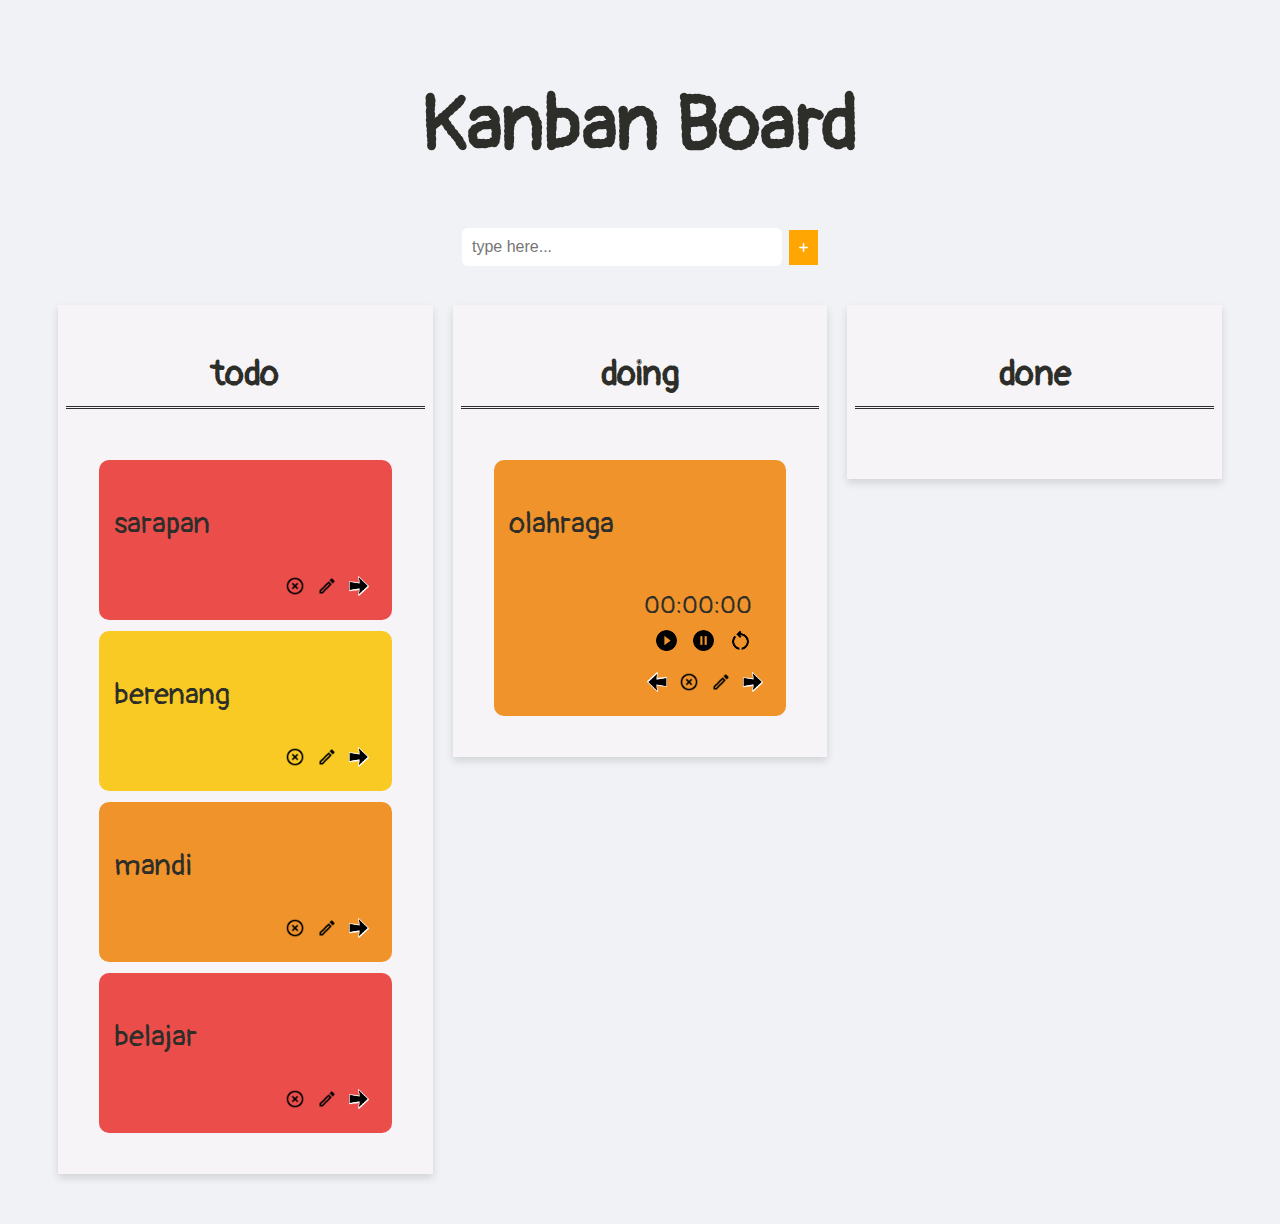
<file: index.html>
<!DOCTYPE html>
<html>
    <head>
        <link rel="stylesheet" href="kanban.css">
        <link rel="preconnect" href="https://fonts.gstatic.com">
        <link href="https://fonts.googleapis.com/css2?family=Indie+Flower&family=Kaushan+Script&family=Pangolin&display=swap" rel="stylesheet">
        <meta name="viewport" content="width=device-width, initial-scale=1">
    </head>
    <body>
        <div class="head">
            <h1>
                Kanban Board
            </h1>
            <input id="input" placeholder="type here..." type="text" ><button onclick="input()" id="input-btn" type="submit"><img src="add.png" alt="coba" width="9px"></button>

        </div>
        <div class="content">
            <div class="box" id="boxTodo">
                <h2 style="text-align:center;">
                    todo
                </h2>
                <div class="list"  id="todo">
                    <div class="list">
                        <p class="paragraf">membaca</p>
                        <div class="btn">
                            <button class="btn-a" id="btn-close"><img src="close.png" alt="btn close" width="20px"></button>
                            <button class="btn-a" id="btn-edit"><img src="edit.png" alt="" width="20px"></button>
                            <button class="btn-a" id="btn-move"><img src="pngwing.com.png" alt="" width="20px" height="20px"></button>
                        </div>
                    </div>
                    
                </div>
            </div>
            <div class="box" id="boxDoing">
                <h2 style="text-align:center;">
                    doing
                </h2>
                <div class="list"  id="doing">
                    
                </div>
            </div>
            <div class="box" id="boxDone">
                <h2 style="text-align:center;">
                    done
                </h2>
                <div class="list"  id="done">
                    
                </div>
            </div>
        </div>
        <div>
            <!-- <h2 style="text-align: center;"><button type="reset">reset</button></h2>   -->
        </div>
        <script src="kanban.js"></script>
    </body>
</html>
</file>
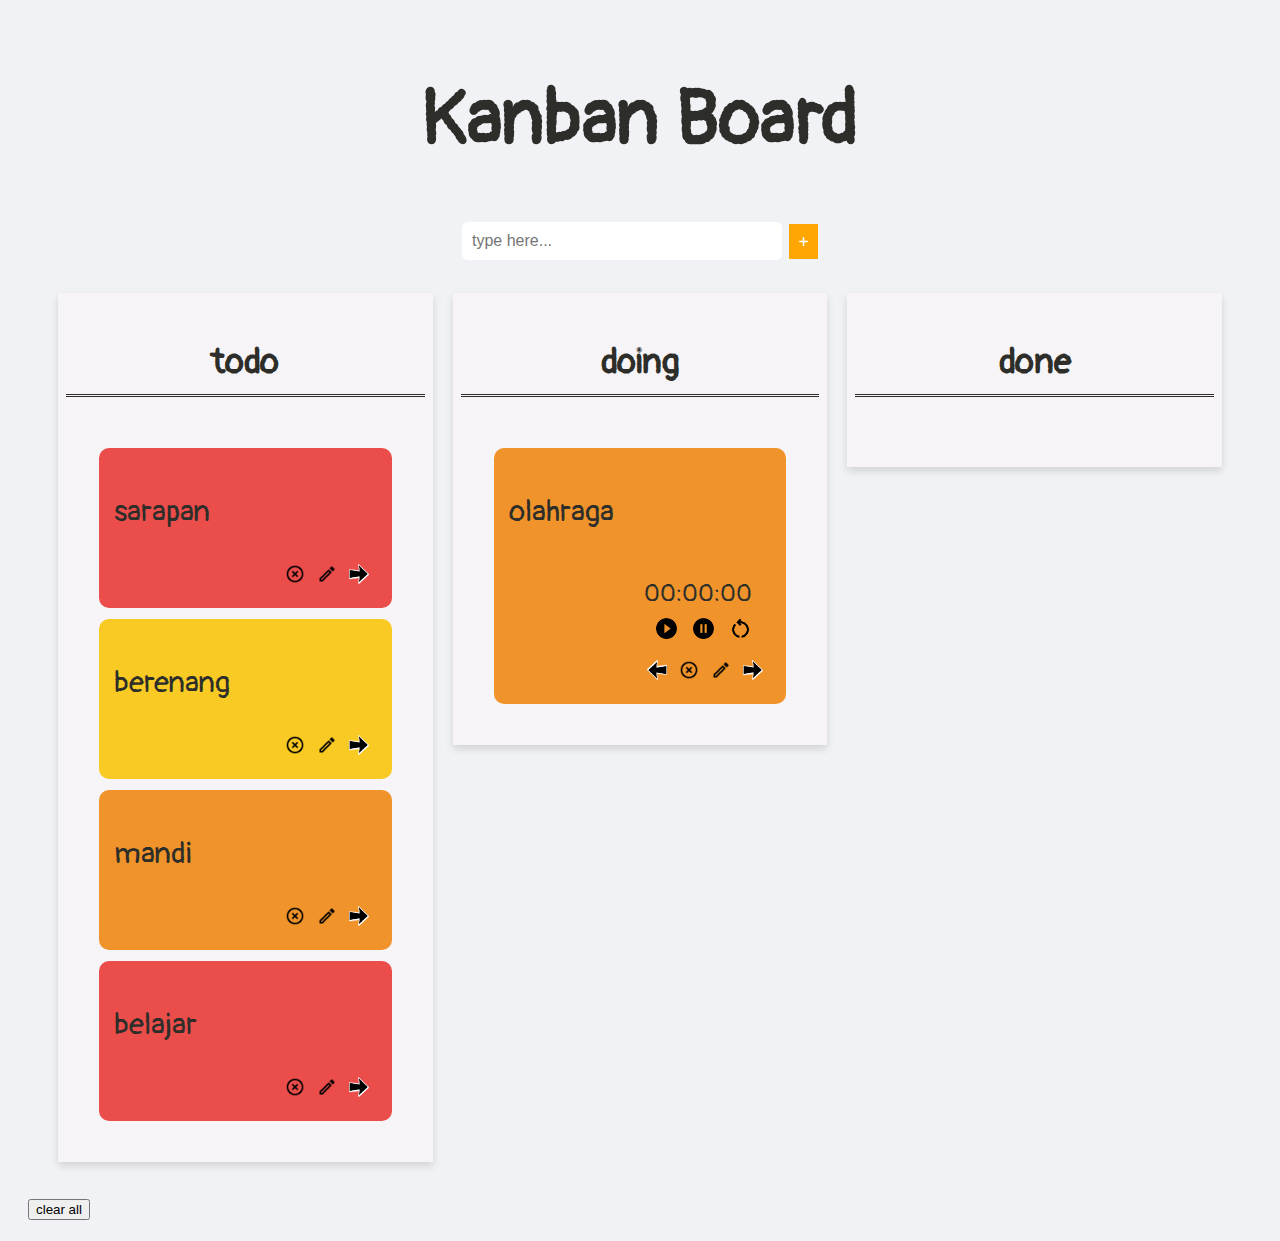
<file: kanban.html>
<!DOCTYPE html>
<html>
    <head>
        <link rel="stylesheet" href="kanban.css">
        <link rel="preconnect" href="https://fonts.gstatic.com">
        <link href="https://fonts.googleapis.com/css2?family=Indie+Flower&family=Kaushan+Script&family=Pangolin&display=swap" rel="stylesheet">
    </head>
    <body>
        <div style="text-align:center;">
            <h1>
                Kanban Board
            </h1>
            <input id="input" placeholder="type here..." type="text" ><button onclick="input()" id="input-btn" type="submit"><img src="add.png" alt="coba" width="9px"></button>

        </div>
        <div class="content">
            <div class="box">
                <h2 style="text-align:center;">
                    todo
                </h2>
                <div class="list"  id="todo">
                    <div class="list">
                        <p class="paragraf">membaca</p>
                        <div class="btn">
                            <button class="btn-a" id="btn-close"><img src="close.png" alt="btn close" width="20px"></button>
                            <button class="btn-a" id="btn-edit"><img src="edit.png" alt="" width="20px"></button>
                            <button class="btn-a" id="btn-move"><img src="pngwing.com.png" alt="" width="20px" height="20px"></button>
                        </div>
                    </div>
                    
                </div>
            </div>
            <div class="box">
                <h2 style="text-align:center;">
                    doing
                </h2>
                <div class="list"  id="doing">
                    
                </div>
            </div>
            <div class="box">
                <h2 style="text-align:center;">
                    done
                </h2>
                <div class="list"  id="done">
                    
                </div>
            </div>

        </div>
        <button id="reset-btn" type="reset" onclick="reset()" >clear all</button>
        <script src="kanban.js"></script>
    </body>
</html>
</file>
<file: kanban.css>
body{
    font-size: x-large;
    font-family: 'Indie Flower', cursive;
    font-family: 'Kaushan Script', cursive;
    font-family: 'Pangolin', cursive;
    padding: 12px 20px;
    color: rgb(45, 46, 41);
    background-color: #f1f2f6;
    align-content: center;
}

img{
    filter: invert(100%);
}

h1{
    font-size: 6vw;
}

@media screen and (max-width:680px){

    .box{
        scroll-snap-align: start;
    }

    .content{
        grid-template-columns: repeat(4, 100%);
        align-content: center;
        overflow-x: auto;
        scroll-snap-coordinate: 0 0;
        scroll-snap-points-x: repeat(100%);
        scroll-snap-type: x mandatory;
        -webkit-overflow-scrolling: touch;
    }
}

.head{
    text-align:center;
    padding: 6px;
}

#time{
    padding: 7px;
    font-size: 23px;
}

.time-btn{
    padding: 10px;
}

#input{
    border-radius: 6px;
    font-size: medium;
    color: rgb(39, 34, 34);
    width: 25vw;
    padding: 10px;
    margin: 3px 0;
    background: white;
    border: gray;
}

#input:hover{
    box-shadow: 0 4px 8px 0 rgba(0,0,0,0.2);
}


#input-btn{
    margin-left: 7px;
    border: none;
    background-color: #ffa602;
    padding: 10px;
}

#input-btn:hover{
    background-color: #ffbb00ad;
    box-shadow: 0 4px 8px 0 rgba(0,0,0,0.2);
}

.paragraf{
    font-size: 30px;
    font-weight: 700px;
}

.content{
    display: flex;
    margin: 20px;
}

* {
    box-sizing: border-box;
  }

h2{
    padding: 10px;
    border-bottom: double;
    font-size: 35px;
}

.box:hover{
    background-color: rgb(255, 245, 247);
    box-shadow: 0 4px 8px 0 rgba(0, 0, 0, 0.603);
}

.box{
    background-color: rgba(255, 245, 247, 0.432);
    min-width: 300px;
    width: 500px;
    padding: 8px;
    margin: 10px;
    height: 100%;
    box-shadow: 0 4px 8px 0 rgba(0, 0, 0, 0.13);
    
}


.list{
    padding: 11px;    
    margin: 11px;
    border-color: rgb(0, 0, 0);
    border-radius: 5px;
}

.listBox{
    padding: 15px;
    margin: 11px;
    border-radius: 10px;

}

.listBox:hover{
    box-shadow: 0 4px 8px 0 rgba(0, 0, 0, 0.678);
    margin: 5px;
    transition: 0.3s;
}

.btn {
    text-align: right;
    padding: 4px;
    padding: 2px;
}

.btn-a{
    font-weight: 700;
    border: none;
    background-color: rgba(0, 0, 0, 0);
}



#btn-close{
    align-items: right;
    color: rgb(207, 27, 14);
}

.btn-a:hover{
    background-color: rgba(255, 240, 245, 0.178);

}
</file>
